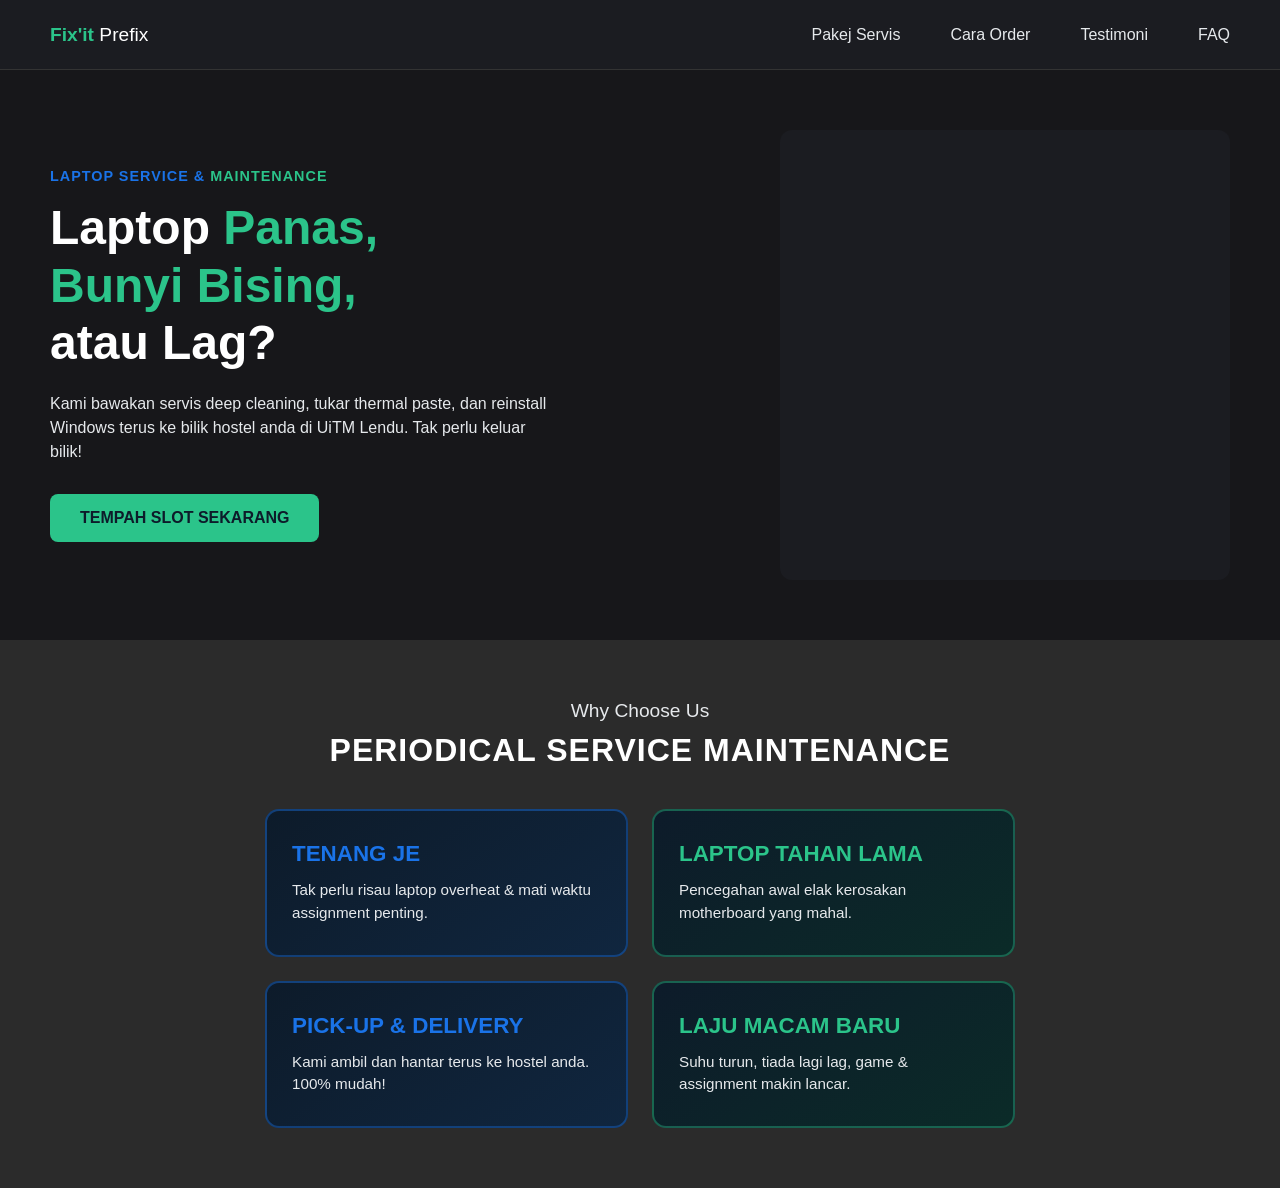
<file: index.html>
<!DOCTYPE html>
<html lang="en">
<head>
    <meta charset="UTF-8">
    <meta name="viewport" content="width=device-width, initial-scale=1.0">
    <title>Fix'it Prefix - Laptop Service</title>
    <link rel="stylesheet" href="css/style.css?v=5">
</head>
<body>

    <!-- Header section -->
    <header>
        <a href="index.html" class="logo">
            <span class="logo-icon">Fix'it</span> Prefix
        </a>
        <nav>
            <a href="ServisOrder.html">Pakej Servis</a>
            <a href="ServisOrder.html">Cara Order</a>
            <a href="TestimoniFAQ.html">Testimoni</a>
            <a href="TestimoniFAQ.html">FAQ</a>
        </nav>
    </header>

    <!-- Main Hero section -->
    <section class="hero">
        <div class="hero-content">
            <p class="subtitle"><span class="blue-text">LAPTOP SERVICE &amp;</span> <span class="green-text">MAINTENANCE</span></p>
            <h1>Laptop <span class="green-text">Panas,<br>Bunyi Bising,</span><br>atau Lag?</h1>
            <p class="description">Kami bawakan servis deep cleaning, tukar thermal paste, dan reinstall Windows terus ke bilik hostel anda di UiTM Lendu. Tak perlu keluar bilik!</p>
            
            <button id="hero-whatsapp-btn" class="btn-main">TEMPAH SLOT SEKARANG</button>
        </div>
        
        <!-- Video Container (Replaced img tag) -->
        <div class="hero-image-box">
            <video autoplay loop muted playsinline class="hero-video">
                <source src="img\video cleaning.mp4" type="video/mp4">
                Your browser does not support the video tag.
            </video>
        </div>
    </section>

    <!-- Why Choose Us / Features section -->
    <section class="features" id="features">
        <div class="features-header">
            <h4>Why Choose Us</h4>
            <h2>PERIODICAL SERVICE MAINTENANCE</h2>
        </div>
        
        <div class="grid-container">
            <!-- Box 1 -->
            <div class="grid-box card-blue">
                <h3>TENANG JE</h3>
                <p>Tak perlu risau laptop overheat &amp; mati waktu assignment penting.</p>
            </div>

            <!-- Box 2 -->
            <div class="grid-box card-green">
                <h3>LAPTOP TAHAN LAMA</h3>
                <p>Pencegahan awal elak kerosakan motherboard yang mahal.</p>
            </div>

            <!-- Box 3 -->
            <div class="grid-box card-blue">
                <h3>PICK-UP &amp; DELIVERY</h3>
                <p>Kami ambil dan hantar terus ke hostel anda. 100% mudah!</p>
            </div>

            <!-- Box 4 -->
            <div class="grid-box card-green">
                <h3>LAJU MACAM BARU</h3>
                <p>Suhu turun, tiada lagi lag, game &amp; assignment makin lancar.</p>
            </div>
        </div>
    </section>

    <!-- Linked JS file located inside the js folder -->
    <script src="js/index.js"></script>
</body>
</html>
</file>
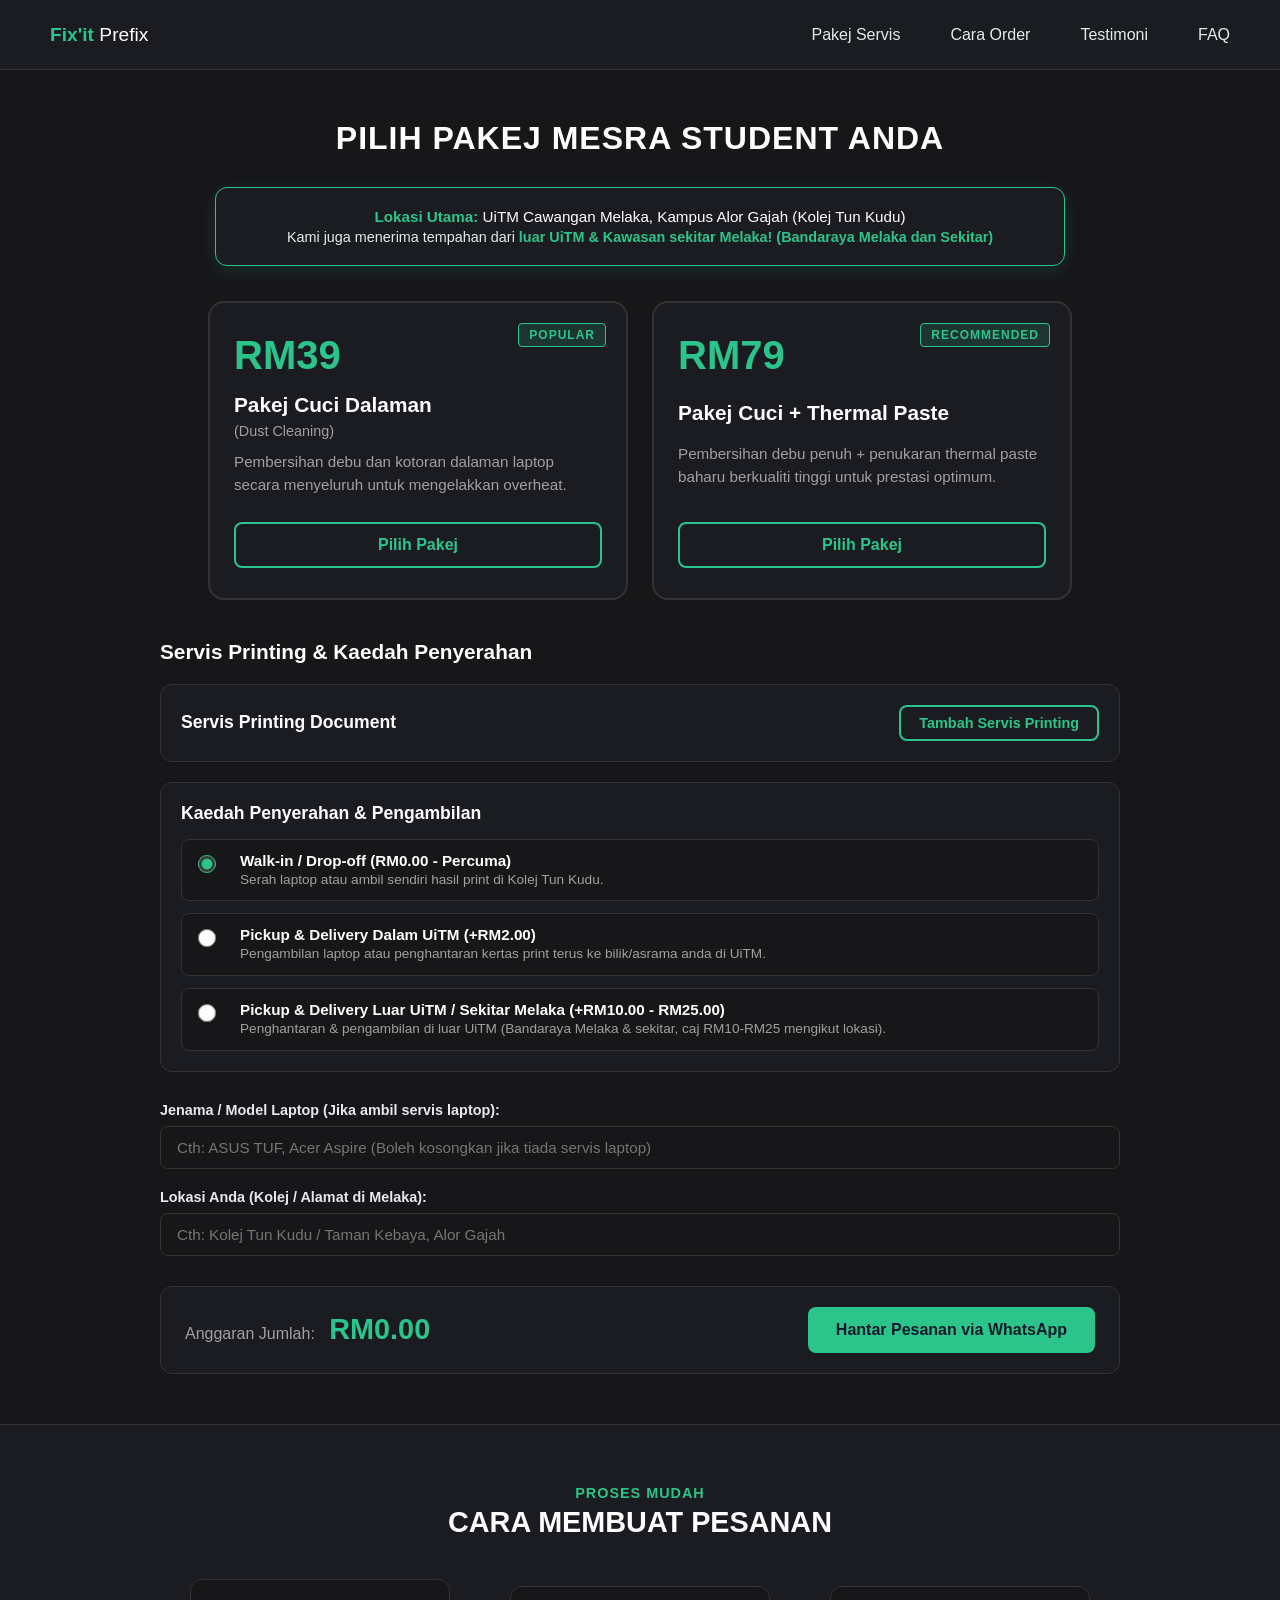
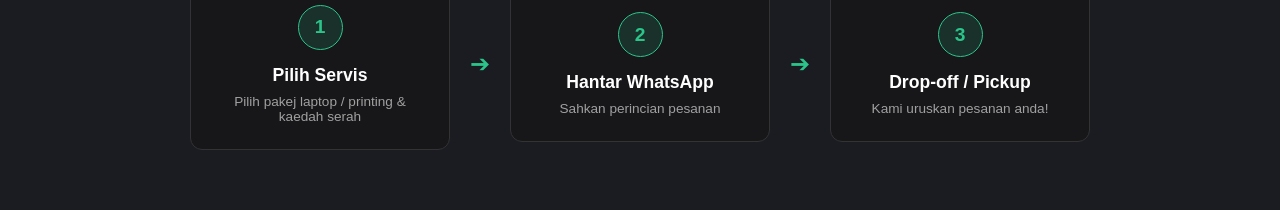
<file: ServisOrder.html>
<!DOCTYPE html>
<html lang="ms">
<head>
    <meta charset="UTF-8">
    <meta name="viewport" content="width=device-width, initial-scale=1.0">
    <title>Fix'it Prefix - Tempah Servis</title>
    <link rel="stylesheet" href="css/style2.css?v=7">
</head>
<body>

    <!-- HEADER -->
    <header>
        <a href="index.html" class="logo-link">
            <span class="logo-icon">Fix'it</span> Prefix
        </a>
        <nav>
            <a href="ServisOrder.html">Pakej Servis</a>
            <a href="ServisOrder.html">Cara Order</a>
            <a href="TestimoniFAQ.html">Testimoni</a>
            <a href="TestimoniFAQ.html">FAQ</a>
        </nav>
    </header>

    <!-- PAKEJ SERVIS -->
    <section id="pakej-servis" class="package-section">
        <h1 class="main-title">PILIH PAKEJ MESRA STUDENT ANDA</h1>

        <!-- BANNER LOKASI & LIPUTAN SERVIS -->
        <div class="location-banner">
            <p><strong>Lokasi Utama:</strong> UiTM Cawangan Melaka, Kampus Alor Gajah (Kolej Tun Kudu)</p>
            <p class="coverage-note">Kami juga menerima tempahan dari <strong>luar UiTM &amp; Kawasan sekitar Melaka! (Bandaraya Melaka dan Sekitar)</strong></p>
        </div>

        <!-- CONTAINER 2 PAKEJ UTAMA LAPTOP -->
        <div class="packages-container">
            <!-- Pakej 1 -->
            <div class="package-card" id="pkg-cuci">
                <div class="badge badge-green">POPULAR</div>
                <div class="price price-green">RM39</div>
                <h3 class="package-name">Pakej Cuci Dalaman<br><small>(Dust Cleaning)</small></h3>
                <p class="package-desc">Pembersihan debu dan kotoran dalaman laptop secara menyeluruh untuk mengelakkan overheat.</p>
                <button class="btn-pilih">Pilih Pakej</button>
            </div>

            <!-- Pakej 2 -->
            <div class="package-card" id="pkg-paste">
                <div class="badge badge-green">RECOMMENDED</div>
                <div class="price price-green">RM79</div>
                <h3 class="package-name">Pakej Cuci + Thermal Paste</h3>
                <p class="package-desc">Pembersihan debu penuh + penukaran thermal paste baharu berkualiti tinggi untuk prestasi optimum.</p>
                <button class="btn-pilih">Pilih Pakej</button>
            </div>
        </div>

        <!-- OPSI TAMBAHAN & SERVIS PRINTING -->
        <div class="extra-services-container">
            <h2 class="sub-title">Servis Printing &amp; Kaedah Penyerahan</h2>

            <!-- CARD SERVIS PRINTING -->
            <div class="extra-card" id="printingCard">
                <div class="printing-card-header">
                    <h3>Servis Printing Document</h3>
                    <button type="button" class="btn-pilih-print" id="btnTogglePrinting">Tambah Servis Printing</button>
                </div>
                
                <div class="printing-inputs-wrapper" id="printingInputsWrapper" style="display: none; margin-top: 15px;">
                    <div class="printing-inputs">
                        <div class="dropdown-group">
                            <label for="printType">Jenis Cetakan:</label>
                            <select id="printType" class="custom-select">
                                <option value="hp_single" data-price="0.30">Hitam Putih - 1 Sisi (RM0.30/helai)</option>
                                <option value="hp_double" data-price="0.50">Hitam Putih - Bolak-Balik (RM0.50/helai)</option>
                                <option value="color_single" data-price="0.50">Warna - 1 Sisi (RM0.50/helai)</option>
                                <option value="color_double" data-price="1.00">Warna - Bolak-Balik (RM1.00/helai)</option>
                            </select>
                        </div>

                        <div class="dropdown-group">
                            <label for="printPages">Jumlah Muka Surat / Helai:</label>
                            <input type="number" id="printPages" class="custom-input" min="1" value="1" placeholder="Masukkan jumlah">
                        </div>
                    </div>
                </div>
            </div>

            <!-- KAEDAH PENYERAHAN & PENGAMBILAN (CHECKLIST OPTION) -->
            <div class="extra-card">
                <h3>Kaedah Penyerahan &amp; Pengambilan</h3>
                <div class="delivery-checklist-container">
                    <label class="checklist-item">
                        <input type="radio" name="deliveryOption" value="walkin" checked>
                        <span class="radio-mark"></span>
                        <div class="item-text">
                            <strong>Walk-in / Drop-off (RM0.00 - Percuma)</strong>
                            <p>Serah laptop atau ambil sendiri hasil print di Kolej Tun Kudu.</p>
                        </div>
                    </label>

                    <label class="checklist-item">
                        <input type="radio" name="deliveryOption" value="pickup">
                        <span class="radio-mark"></span>
                        <div class="item-text">
                            <strong>Pickup &amp; Delivery Dalam UiTM (+RM2.00)</strong>
                            <p>Pengambilan laptop atau penghantaran kertas print terus ke bilik/asrama anda di UiTM.</p>
                        </div>
                    </label>

                    <label class="checklist-item">
                        <input type="radio" name="deliveryOption" value="pickup_luar">
                        <span class="radio-mark"></span>
                        <div class="item-text">
                            <strong>Pickup &amp; Delivery Luar UiTM / Sekitar Melaka (+RM10.00 - RM25.00)</strong>
                            <p>Penghantaran &amp; pengambilan di luar UiTM (Bandaraya Melaka &amp; sekitar, caj RM10-RM25 mengikut lokasi).</p>
                        </div>
                    </label>
                </div>
            </div>
        </div>

        <!-- DROPDOWNS DETAIL LAPTOP & LOKASI -->
        <div class="dropdowns-container">
            <div class="dropdown-group">
                <label for="laptopBrand">Jenama / Model Laptop (Jika ambil servis laptop):</label>
                <input type="text" id="laptopBrand" class="custom-input" placeholder="Cth: ASUS TUF, Acer Aspire (Boleh kosongkan jika tiada servis laptop)">
            </div>

            <div class="dropdown-group">
                <label for="userLocation">Lokasi Anda (Kolej / Alamat di Melaka):</label>
                <input type="text" id="userLocation" class="custom-input" placeholder="Cth: Kolej Tun Kudu / Taman Kebaya, Alor Gajah">
            </div>
        </div>

        <!-- TOTAL HARGA & BUTTON SEND -->
        <div class="send-order-container">
            <div class="total-box">
                <span>Anggaran Jumlah: </span>
                <strong id="totalPriceDisplay">RM0.00</strong>
            </div>
            <button class="btn-send-order" id="send-order-btn">Hantar Pesanan via WhatsApp</button>
        </div>
    </section>

    <!-- CARA ORDER -->
    <section id="cara-order" class="order-section">
        <div class="order-header">
            <h4>PROSES MUDAH</h4>
            <h2>CARA MEMBUAT PESANAN</h2>
        </div>
        <div class="steps-container">
            <div class="step-card">
                <div class="icon-box">1</div>
                <h3>Pilih Servis</h3>
                <p>Pilih pakej laptop / printing &amp; kaedah serah</p>
            </div>
            <div class="arrow">➔</div>
            <div class="step-card">
                <div class="icon-box">2</div>
                <h3>Hantar WhatsApp</h3>
                <p>Sahkan perincian pesanan</p>
            </div>
            <div class="arrow">➔</div>
            <div class="step-card">
                <div class="icon-box">3</div>
                <h3>Drop-off / Pickup</h3>
                <p>Kami uruskan pesanan anda!</p>
            </div>
        </div>
    </section>

    <script src="js/index.js"></script>
</body>
</html>
</file>
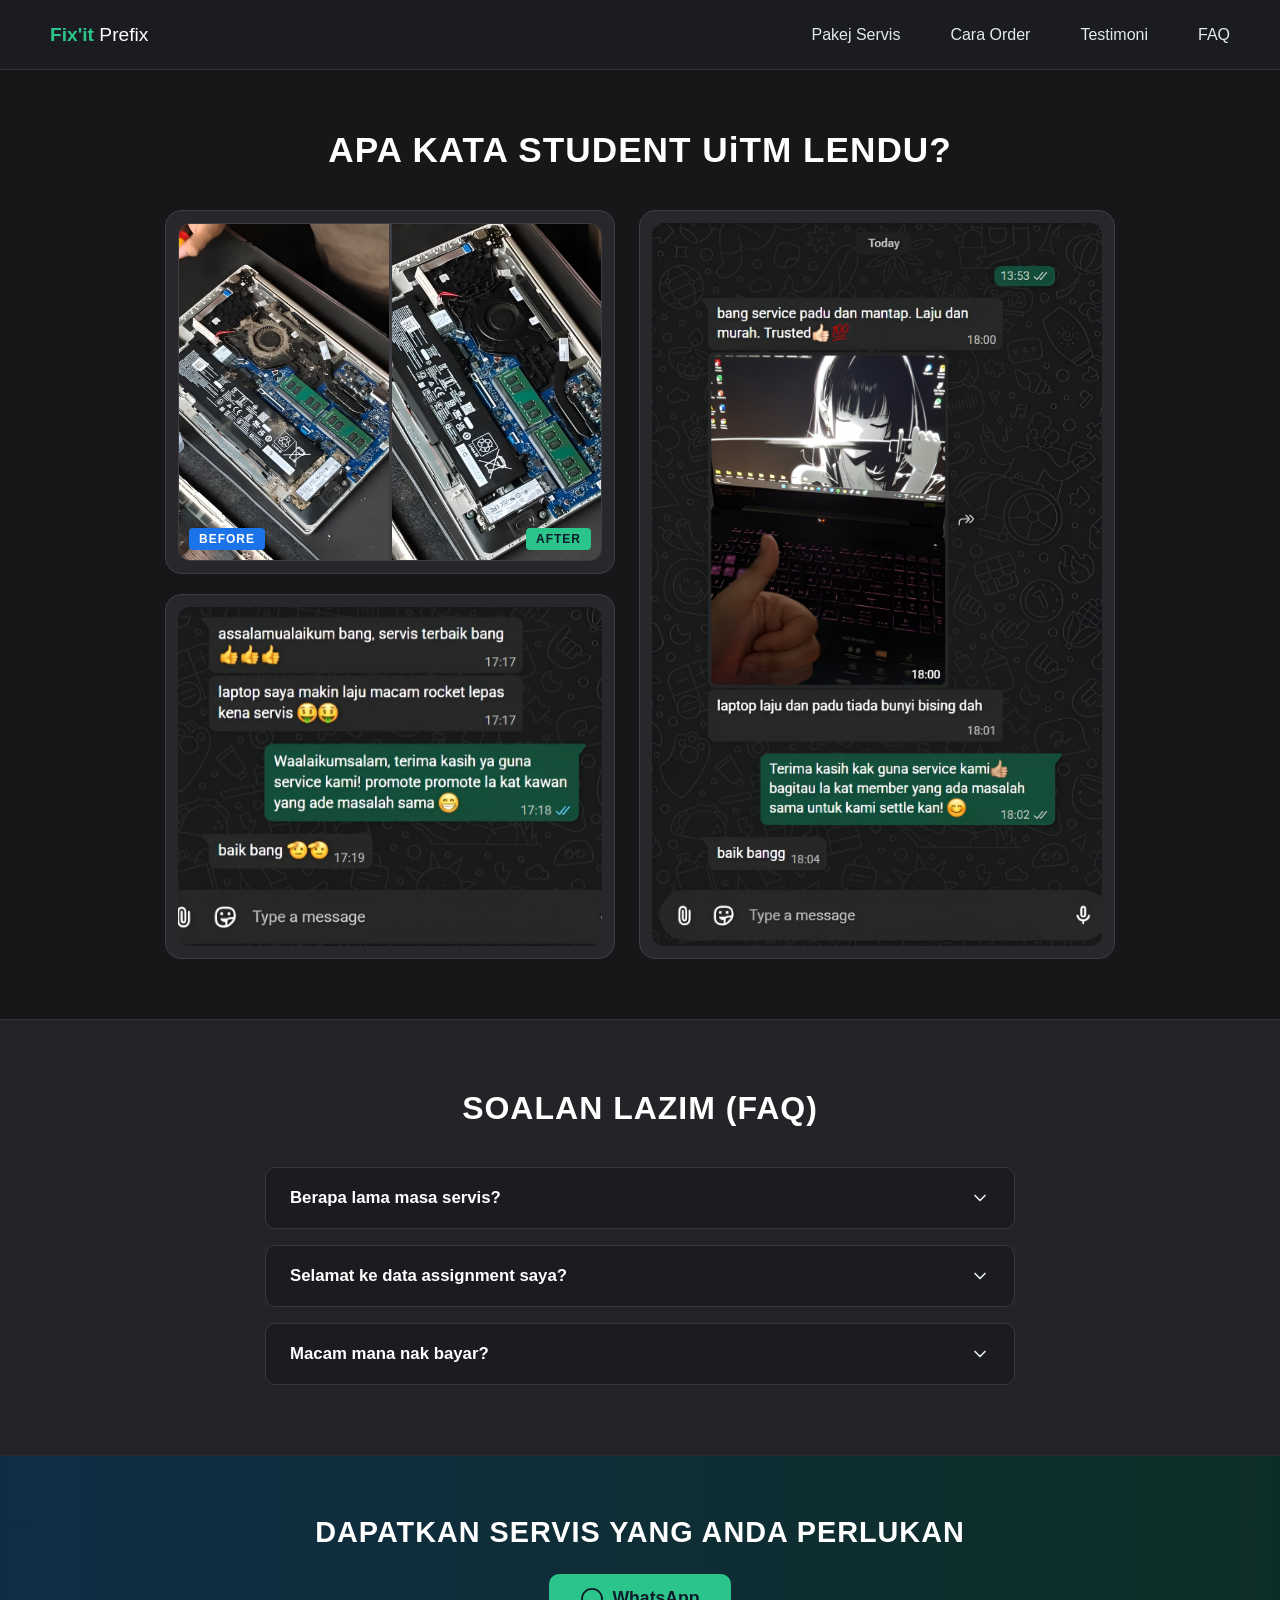
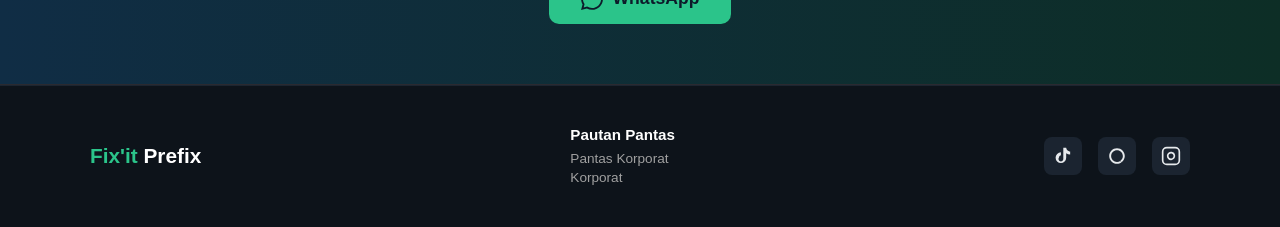
<file: testimoniFAQ.html>
<!DOCTYPE html>
<html lang="en">
<head>
    <meta charset="UTF-8">
    <meta name="viewport" content="width=device-width, initial-scale=1.0">
    <title>Testimoni &amp; FAQ - Fix'it Prefix</title>
    <link rel="stylesheet" href="css/style3.css?v=9">
</head>
<body>

    <!-- Header Section -->
    <header>
        <a href="index.html" class="logo-link">
            <span class="logo-icon">Fix'it</span> Prefix
        </a>
        <nav>
            <a href="ServisOrder.html">Pakej Servis</a>
            <a href="ServisOrder.html">Cara Order</a>
            <a href="TestimoniFAQ.html">Testimoni</a>
            <a href="TestimoniFAQ.html">FAQ</a>
        </nav>
    </header>

    <!-- SECTION 1: TESTIMONI -->
    <section id="testimoni" class="testimoni-section">
        <h1 class="main-title">APA KATA STUDENT UiTM LENDU?</h1>

        <div class="feedback-layout">
            
            <!-- LEFT COLUMN: 2 NORMAL HEIGHT BOXES -->
            <div class="normal-boxes-column">
                <!-- Normal Box 1: BEFORE & AFTER (BOX SHAPED WITH GREY DIVIDER BAR) -->
                <div class="feedback-box normal-box">
                    <div class="before-after-wrapper">
                        <!-- Left Side: BEFORE -->
                        <div class="split-side">
                            <img src="img\beforeEnhancer.jpeg" alt="Before Service" class="placeholder-img">
                            <span class="side-badge tag-before">BEFORE</span>
                        </div>

                        <!-- Grey Divider Bar in the Middle (Matches Card Border) -->
                        <div class="middle-divider-bar"></div>

                        <!-- Right Side: AFTER -->
                        <div class="split-side">
                            <img src="img\exhance.jpeg" alt="After Service" class="placeholder-img">
                            <span class="side-badge tag-after">AFTER</span>
                        </div>
                    </div>
                </div>

                <!-- Normal Box 2: EMPTY STANDARD BOX -->
                <div class="feedback-box normal-box">
                    <div class="img-wrapper">
                        <img src="img\feedback 1Enhancer.jpeg" alt="Testimoni Pelanggan 1" class="placeholder-img">
                    </div>
                </div>
            </div>

            <!-- RIGHT COLUMN: 1 TALL PORTRAIT EMPTY BOX -->
            <div class="feedback-box portrait-box">
                <div class="img-wrapper">
                    <img src="img\feedback 2Enhancer.jpeg" alt="Testimoni Pelanggan 2" class="placeholder-img">
                </div>
            </div>

        </div>
    </section>

    <!-- SECTION 2: SOALAN LAZIM (FAQ) -->
    <section id="faq" class="faq-section">
        <h2 class="faq-title">SOALAN LAZIM (FAQ)</h2>

        <div class="faq-container">
            <!-- FAQ 1 -->
            <div class="faq-item">
                <button class="faq-question">
                    <span>Berapa lama masa servis?</span>
                    <svg class="chevron-icon" width="20" height="20" viewBox="0 0 24 24" fill="none" stroke="#E6E9EC" stroke-width="2" stroke-linecap="round" stroke-linejoin="round">
                        <polyline points="6 9 12 15 18 9"></polyline>
                    </svg>
                </button>
                <div class="faq-answer">
                    <p>Proses servis biasanya mengambil masa 24 hingga 48 jam sahaja bergantung pada jenis pakej dan giliran slot.</p>
                </div>
            </div>

            <!-- FAQ 2 -->
            <div class="faq-item">
                <button class="faq-question">
                    <span>Selamat ke data assignment saya?</span>
                    <svg class="chevron-icon" width="20" height="20" viewBox="0 0 24 24" fill="none" stroke="#E6E9EC" stroke-width="2" stroke-linecap="round" stroke-linejoin="round">
                        <polyline points="6 9 12 15 18 9"></polyline>
                    </svg>
                </button>
                <div class="faq-answer">
                    <p>100% selamat! Kami menjaga privasi pelanggan dan tidak akan mengusik atau memadam sebarang data atau fail assignment peribadi anda.</p>
                </div>
            </div>

            <!-- FAQ 3 -->
            <div class="faq-item">
                <button class="faq-question">
                    <span>Macam mana nak bayar?</span>
                    <svg class="chevron-icon" width="20" height="20" viewBox="0 0 24 24" fill="none" stroke="#E6E9EC" stroke-width="2" stroke-linecap="round" stroke-linejoin="round">
                        <polyline points="6 9 12 15 18 9"></polyline>
                    </svg>
                </button>
                <div class="faq-answer">
                    <p>Pembayaran boleh dibuat secara Online Bank Transfer atau Scan QR DuitNow selepas laptop siap diservis dan dipulangkan kepada anda.</p>
                </div>
            </div>
        </div>
    </section>

    <!-- SECTION 3: CALL TO ACTION BANNER -->
    <section class="cta-banner">
        <h2>DAPATKAN SERVIS YANG ANDA PERLUKAN</h2>
        <button class="btn-whatsapp-dec">
            <svg width="22" height="22" viewBox="0 0 24 24" fill="#0D1B2A">
                <path d="M.057 24l1.687-6.163c-1.041-1.804-1.588-3.849-1.587-5.946.003-6.556 5.338-11.891 11.893-11.891 3.181.001 6.167 1.24 8.413 3.488 2.245 2.248 3.481 5.236 3.48 8.414-.003 6.557-5.338 11.892-11.893 11.892-1.99-.001-3.951-.5-5.688-1.448l-6.305 1.654zm6.597-3.807c1.676.995 3.276 1.591 5.392 1.592 5.448 0 9.886-4.434 9.889-9.885.002-5.462-4.415-9.89-9.881-9.892-5.452 0-9.887 4.434-9.889 9.884-.001 2.225.651 3.891 1.746 5.634l-.999 3.648 3.742-.981z"/>
            </svg>
            WhatsApp
        </button>
    </section>

    <!-- SECTION 4: FOOTER -->
    <footer>
        <div class="footer-container">
            <div class="footer-logo">
                <span class="logo-icon">Fix'it</span> Prefix
            </div>

            <div class="footer-links">
                <h4>Pautan Pantas</h4>
                <p>Pantas Korporat</p>
                <p>Korporat</p>
            </div>

            <div class="footer-socials">
                <a href="https://www.tiktok.com/@fixitprefix" class="social-icon">
                    <svg width="20" height="20" viewBox="0 0 24 24" fill="#E6E9EC">
                        <path d="M19.59 6.69a4.83 4.83 0 0 1-3.77-4.25V2h-3.45v13.67a2.89 2.89 0 1 1-5.2-1.74 2.89 2.89 0 0 1 2.31-2.82V7.63a6.35 6.35 0 1 0 6.34 6.34V8.7a8.27 8.27 0 0 0 4.77 1.47V6.69z"/>
                    </svg>
                </a>
                <a href="https://www.threads.com/@fixitprefix" class="social-icon">
                    <svg width="20" height="20" viewBox="0 0 24 24" fill="#E6E9EC">
                        <path d="M12 21.35c-5.16 0-9.35-4.19-9.35-9.35S6.84 2.65 12 2.65s9.35 4.19 9.35 9.35c0 3.08-1.52 5.8-3.86 7.42l-1.38-1.85c1.78-1.23 2.94-3.3 2.94-5.57 0-3.89-3.16-7.05-7.05-7.05S4.95 8.11 4.95 12s3.16 7.05 7.05 7.05c1.45 0 2.8-.44 3.92-1.2l1.38 1.85c-1.52 1.05-3.35 1.65-5.3 1.65z"/>
                    </svg>
                </a>
                <a href="https://www.instagram.com/fixitprefix" class="social-icon">
                    <svg width="20" height="20" viewBox="0 0 24 24" fill="#E6E9EC">
                        <rect x="2" y="2" width="20" height="20" rx="5" ry="5" fill="none" stroke="#E6E9EC" stroke-width="2"/>
                        <path d="M16 11.37A4 4 0 1 1 12.63 8 4 4 0 0 1 16 11.37z" fill="none" stroke="#E6E9EC" stroke-width="2"/>
                        <line x1="17.5" y1="6.5" x2="17.51" y2="6.5" stroke="#E6E9EC" stroke-width="2"/>
                    </svg>
                </a>
            </div>
        </div>
    </footer>

    <!-- JS Link -->
    <script src="js/index.js"></script>
</body>
</html>
</file>
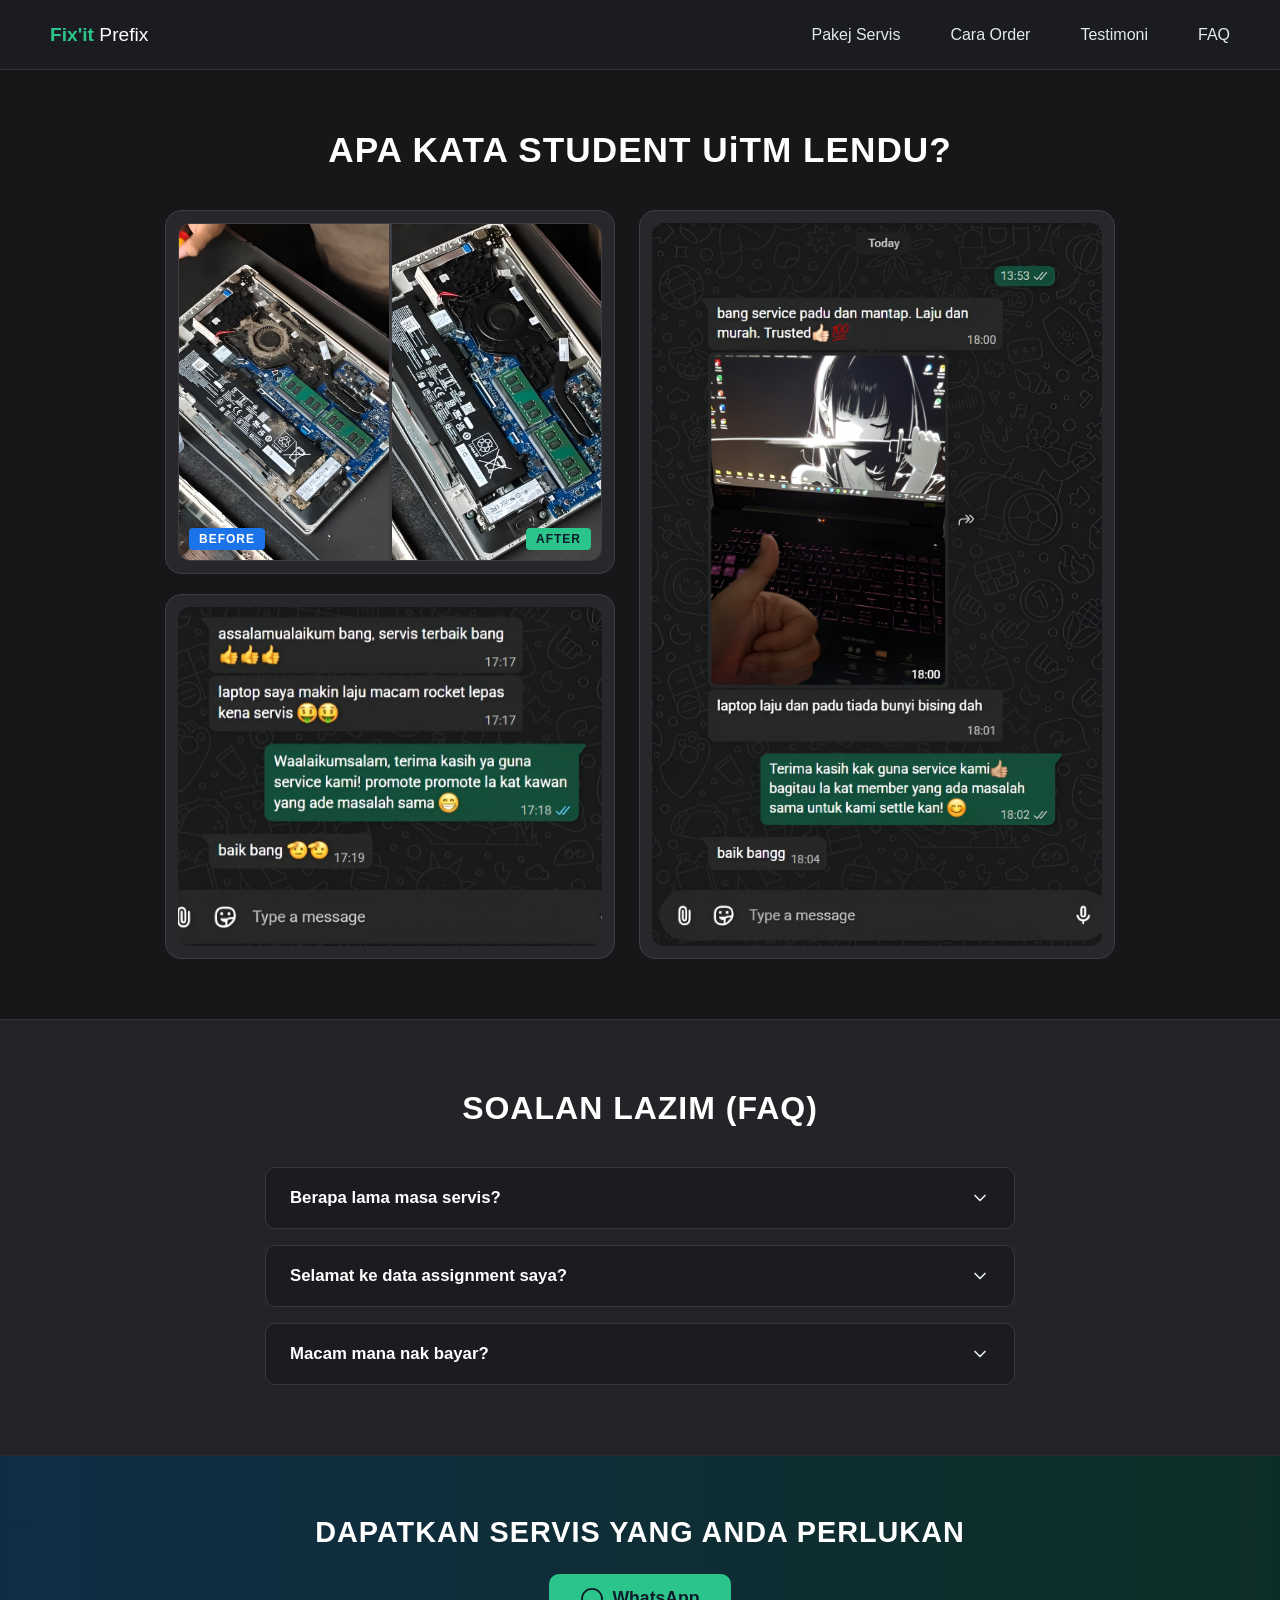
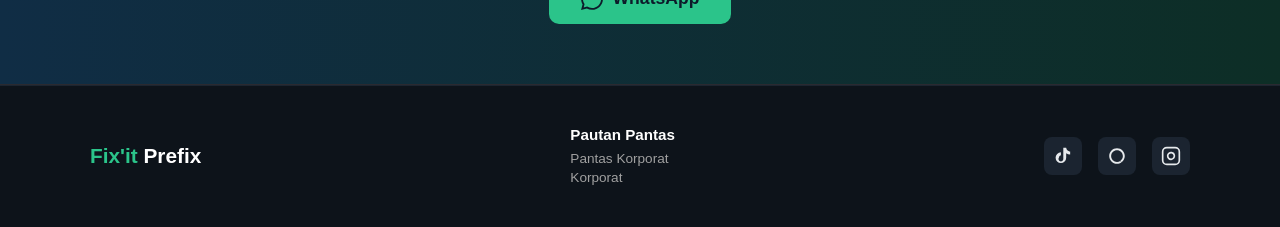
<file: TestimoniFAQ.html>
<!DOCTYPE html>
<html lang="en">
<head>
    <meta charset="UTF-8">
    <meta name="viewport" content="width=device-width, initial-scale=1.0">
    <title>Testimoni &amp; FAQ - Fix'it Prefix</title>
    <link rel="stylesheet" href="css/style3.css?v=9">
</head>
<body>

    <!-- Header Section -->
    <header>
        <a href="index.html" class="logo-link">
            <span class="logo-icon">Fix'it</span> Prefix
        </a>
        <nav>
            <a href="ServisOrder.html">Pakej Servis</a>
            <a href="ServisOrder.html">Cara Order</a>
            <a href="TestimoniFAQ.html">Testimoni</a>
            <a href="TestimoniFAQ.html">FAQ</a>
        </nav>
    </header>

    <!-- SECTION 1: TESTIMONI -->
    <section id="testimoni" class="testimoni-section">
        <h1 class="main-title">APA KATA STUDENT UiTM LENDU?</h1>

        <div class="feedback-layout">
            
            <!-- LEFT COLUMN: 2 NORMAL HEIGHT BOXES -->
            <div class="normal-boxes-column">
                <!-- Normal Box 1: BEFORE & AFTER (BOX SHAPED WITH GREY DIVIDER BAR) -->
                <div class="feedback-box normal-box">
                    <div class="before-after-wrapper">
                        <!-- Left Side: BEFORE -->
                        <div class="split-side">
                            <img src="img\beforeEnhancer.jpeg" alt="Before Service" class="placeholder-img">
                            <span class="side-badge tag-before">BEFORE</span>
                        </div>

                        <!-- Grey Divider Bar in the Middle (Matches Card Border) -->
                        <div class="middle-divider-bar"></div>

                        <!-- Right Side: AFTER -->
                        <div class="split-side">
                            <img src="img\exhance.jpeg" alt="After Service" class="placeholder-img">
                            <span class="side-badge tag-after">AFTER</span>
                        </div>
                    </div>
                </div>

                <!-- Normal Box 2: EMPTY STANDARD BOX -->
                <div class="feedback-box normal-box">
                    <div class="img-wrapper">
                        <img src="img\feedback 1Enhancer.jpeg" alt="Testimoni Pelanggan 1" class="placeholder-img">
                    </div>
                </div>
            </div>

            <!-- RIGHT COLUMN: 1 TALL PORTRAIT EMPTY BOX -->
            <div class="feedback-box portrait-box">
                <div class="img-wrapper">
                    <img src="img\feedback 2Enhancer.jpeg" alt="Testimoni Pelanggan 2" class="placeholder-img">
                </div>
            </div>

        </div>
    </section>

    <!-- SECTION 2: SOALAN LAZIM (FAQ) -->
    <section id="faq" class="faq-section">
        <h2 class="faq-title">SOALAN LAZIM (FAQ)</h2>

        <div class="faq-container">
            <!-- FAQ 1 -->
            <div class="faq-item">
                <button class="faq-question">
                    <span>Berapa lama masa servis?</span>
                    <svg class="chevron-icon" width="20" height="20" viewBox="0 0 24 24" fill="none" stroke="#E6E9EC" stroke-width="2" stroke-linecap="round" stroke-linejoin="round">
                        <polyline points="6 9 12 15 18 9"></polyline>
                    </svg>
                </button>
                <div class="faq-answer">
                    <p>Proses servis biasanya mengambil masa 24 hingga 48 jam sahaja bergantung pada jenis pakej dan giliran slot.</p>
                </div>
            </div>

            <!-- FAQ 2 -->
            <div class="faq-item">
                <button class="faq-question">
                    <span>Selamat ke data assignment saya?</span>
                    <svg class="chevron-icon" width="20" height="20" viewBox="0 0 24 24" fill="none" stroke="#E6E9EC" stroke-width="2" stroke-linecap="round" stroke-linejoin="round">
                        <polyline points="6 9 12 15 18 9"></polyline>
                    </svg>
                </button>
                <div class="faq-answer">
                    <p>100% selamat! Kami menjaga privasi pelanggan dan tidak akan mengusik atau memadam sebarang data atau fail assignment peribadi anda.</p>
                </div>
            </div>

            <!-- FAQ 3 -->
            <div class="faq-item">
                <button class="faq-question">
                    <span>Macam mana nak bayar?</span>
                    <svg class="chevron-icon" width="20" height="20" viewBox="0 0 24 24" fill="none" stroke="#E6E9EC" stroke-width="2" stroke-linecap="round" stroke-linejoin="round">
                        <polyline points="6 9 12 15 18 9"></polyline>
                    </svg>
                </button>
                <div class="faq-answer">
                    <p>Pembayaran boleh dibuat secara Online Bank Transfer atau Scan QR DuitNow selepas laptop siap diservis dan dipulangkan kepada anda.</p>
                </div>
            </div>
        </div>
    </section>

    <!-- SECTION 3: CALL TO ACTION BANNER -->
    <section class="cta-banner">
        <h2>DAPATKAN SERVIS YANG ANDA PERLUKAN</h2>
        <button class="btn-whatsapp-dec">
            <svg width="22" height="22" viewBox="0 0 24 24" fill="#0D1B2A">
                <path d="M.057 24l1.687-6.163c-1.041-1.804-1.588-3.849-1.587-5.946.003-6.556 5.338-11.891 11.893-11.891 3.181.001 6.167 1.24 8.413 3.488 2.245 2.248 3.481 5.236 3.48 8.414-.003 6.557-5.338 11.892-11.893 11.892-1.99-.001-3.951-.5-5.688-1.448l-6.305 1.654zm6.597-3.807c1.676.995 3.276 1.591 5.392 1.592 5.448 0 9.886-4.434 9.889-9.885.002-5.462-4.415-9.89-9.881-9.892-5.452 0-9.887 4.434-9.889 9.884-.001 2.225.651 3.891 1.746 5.634l-.999 3.648 3.742-.981z"/>
            </svg>
            WhatsApp
        </button>
    </section>

    <!-- SECTION 4: FOOTER -->
    <footer>
        <div class="footer-container">
            <div class="footer-logo">
                <span class="logo-icon">Fix'it</span> Prefix
            </div>

            <div class="footer-links">
                <h4>Pautan Pantas</h4>
                <p>Pantas Korporat</p>
                <p>Korporat</p>
            </div>

            <div class="footer-socials">
                <a href="https://www.tiktok.com/@fixitprefix" class="social-icon">
                    <svg width="20" height="20" viewBox="0 0 24 24" fill="#E6E9EC">
                        <path d="M19.59 6.69a4.83 4.83 0 0 1-3.77-4.25V2h-3.45v13.67a2.89 2.89 0 1 1-5.2-1.74 2.89 2.89 0 0 1 2.31-2.82V7.63a6.35 6.35 0 1 0 6.34 6.34V8.7a8.27 8.27 0 0 0 4.77 1.47V6.69z"/>
                    </svg>
                </a>
                <a href="https://www.threads.com/@fixitprefix" class="social-icon">
                    <svg width="20" height="20" viewBox="0 0 24 24" fill="#E6E9EC">
                        <path d="M12 21.35c-5.16 0-9.35-4.19-9.35-9.35S6.84 2.65 12 2.65s9.35 4.19 9.35 9.35c0 3.08-1.52 5.8-3.86 7.42l-1.38-1.85c1.78-1.23 2.94-3.3 2.94-5.57 0-3.89-3.16-7.05-7.05-7.05S4.95 8.11 4.95 12s3.16 7.05 7.05 7.05c1.45 0 2.8-.44 3.92-1.2l1.38 1.85c-1.52 1.05-3.35 1.65-5.3 1.65z"/>
                    </svg>
                </a>
                <a href="https://www.instagram.com/fixitprefix" class="social-icon">
                    <svg width="20" height="20" viewBox="0 0 24 24" fill="#E6E9EC">
                        <rect x="2" y="2" width="20" height="20" rx="5" ry="5" fill="none" stroke="#E6E9EC" stroke-width="2"/>
                        <path d="M16 11.37A4 4 0 1 1 12.63 8 4 4 0 0 1 16 11.37z" fill="none" stroke="#E6E9EC" stroke-width="2"/>
                        <line x1="17.5" y1="6.5" x2="17.51" y2="6.5" stroke="#E6E9EC" stroke-width="2"/>
                    </svg>
                </a>
            </div>
        </div>
    </footer>

    <!-- JS Link -->
    <script src="js/index.js"></script>
</body>
</html>
</file>
<file: css/style.css>
/* Basic Reset */
* {
    margin: 0;
    padding: 0;
    box-sizing: border-box;
    font-family: Arial, sans-serif;
}

body {
    background-color: #17171a;
    color: #E6E9EC;
}

html {
    scroll-behavior: smooth;
}

#features {
    scroll-margin-top: 120px;
}

/* --- HEADER --- */
header {
    position: sticky;
    top: 0;
    z-index: 1000;
    display: flex;
    justify-content: space-between;
    align-items: center;
    height: 70px;
    padding: 20px 50px;
    background-color: #1b1c21;
    border-bottom: 1px solid #333333;
}

.logo {
    font-size: 1.2rem;
    font-weight: 500;
    color: #ffffff;
    text-decoration: none;
}

.logo-icon {
    color: #2BC48A;
    font-weight: bold;
}

header nav {
    display: flex;
    gap: 50px;
}

header nav a {
    color: #E6E9EC;
    text-decoration: none;
    font-size: 16px;
    transition: color 0.2s ease, transform 0.2s ease;
    white-space: nowrap;
    display: inline-block;
}

header nav a:hover {
    color: #2BC48A;
    transform: scale(0.95);
}

/* --- HERO SECTION --- */
.hero {
    display: flex;
    justify-content: space-between;
    align-items: center;
    padding: 60px 50px;
    gap: 40px;
}

.hero-content {
    flex: 1;
    max-width: 500px;
}

.subtitle {
    font-size: 0.9rem;
    font-weight: bold;
    margin-bottom: 15px;
    letter-spacing: 1px;
}

.blue-text {
    color: #1A73E8;
}

.green-text {
    color: #2BC48A;
}

.hero-content h1 {
    font-size: 3rem;
    line-height: 1.2;
    margin-bottom: 20px;
    color: #ffffff;
}

.description {
    color: #E6E9EC;
    line-height: 1.5;
    margin-bottom: 30px;
}

.btn-main {
    background-color: #2BC48A;
    color: #0D1B2A;
    border: none;
    padding: 15px 30px;
    border-radius: 8px;
    font-weight: bold;
    font-size: 1rem;
    cursor: pointer;
    transition: transform 0.2s ease, box-shadow 0.2s ease;
}

.btn-main:hover {
    transform: translateY(-3px);
    box-shadow: 0 8px 20px rgba(43, 196, 138, 0.4);
}

/* --- HERO VIDEO CONTAINER --- */
.hero-image-box {
    flex: 1;
    width: 100%;
    max-width: 450px;
    height: 450px;
    background-color: #1b1c21;
    border-radius: 12px;
    overflow: hidden;
    display: flex;
    justify-content: center;
    align-items: center;
}

.hero-image-box video,
.hero-video {
    width: 100%;
    height: 100%;
    object-fit: cover;
    border-radius: 12px;
    display: block;
}

/* --- FEATURES SECTION --- */
.features {
    background-color: #2b2b2b;
    padding: 60px 50px;
    text-align: center;
}

.features-header h4 {
    font-weight: normal;
    font-size: 1.2rem;
    margin-bottom: 10px;
    color: #E6E9EC;
}

.features-header h2 {
    font-size: 2rem;
    margin-bottom: 40px;
    color: #ffffff;
    letter-spacing: 1px;
}

.grid-container {
    display: flex;
    flex-wrap: wrap;
    gap: 24px;
    max-width: 750px;
    margin: 0 auto;
}

.grid-box {
    width: calc(50% - 12px);
    padding: 30px 25px;
    border-radius: 14px;
    text-align: left;
    display: flex;
    flex-direction: column;
    justify-content: center;
    background-color: #0D1B2A;
    border: 2px solid transparent;
    cursor: pointer;
    transition: transform 0.3s ease, box-shadow 0.3s ease, border-color 0.3s ease;
}

.grid-box h3 {
    font-size: 1.4rem;
    font-weight: 800;
    margin-bottom: 12px;
}

.grid-box p {
    font-size: 0.95rem;
    line-height: 1.5;
    color: #E6E9EC;
}

.card-blue {
    background: linear-gradient(145deg, #0D1B2A, #10263f);
    border-color: rgba(26, 115, 232, 0.4);
}

.card-blue h3 {
    color: #1A73E8;
}

.card-green {
    background: linear-gradient(145deg, #0D1B2A, #0b2b28);
    border-color: rgba(43, 196, 138, 0.4);
}

.card-green h3 {
    color: #2BC48A;
}

.card-blue:hover {
    transform: translateY(-8px) scale(1.02);
    border-color: #1A73E8;
    box-shadow: 0 12px 25px rgba(26, 115, 232, 0.35);
}

.card-green:hover {
    transform: translateY(-8px) scale(1.02);
    border-color: #2BC48A;
    box-shadow: 0 12px 25px rgba(43, 196, 138, 0.35);
}

/* --- MOBILE RESPONSIVE FIXES --- */
@media (max-width: 768px) {
    header {
        flex-wrap: wrap;
        height: auto;
        padding: 15px 20px;
        gap: 12px;
    }

    header nav {
        order: 3;
        width: 100%;
        justify-content: space-around;
        gap: 10px;
        padding-top: 10px;
        border-top: 1px solid #2a2b30;
    }

    header nav a {
        font-size: 0.85rem;
    }

    .hero {
        flex-direction: column;
        padding: 40px 20px;
        text-align: center;
    }

    .hero-content {
        max-width: 100%;
    }

    .hero-content h1 {
        font-size: 2.2rem;
    }

    .hero-image-box {
        max-width: 100%;
        height: 300px;
    }

    .features {
        padding: 40px 20px;
    }

    .grid-box {
        width: 100%;
    }
}
</file>
<file: css/style2.css>
/* Basic Reset */
* {
    margin: 0;
    padding: 0;
    box-sizing: border-box;
    font-family: Arial, sans-serif;
}

body {
    background-color: #17171a;
    color: #E6E9EC;
}

html {
    scroll-behavior: smooth;
}

#pakej-servis,
#cara-order {
    scroll-margin-top: 100px;
}

/* --- HEADER --- */
header {
    position: sticky;
    top: 0;
    z-index: 1000;
    display: flex;
    justify-content: space-between;
    align-items: center;
    height: 70px;
    padding: 20px 50px;
    background-color: #1b1c21;
    border-bottom: 1px solid #333333;
}

.logo-link {
    text-decoration: none;
    font-size: 1.2rem;
    font-weight: 500;
    color: #ffffff;
}

.logo-icon {
    color: #2BC48A;
    font-weight: bold;
}

header nav {
    display: flex;
    gap: 50px;
}

header nav a {
    color: #E6E9EC;
    text-decoration: none;
    font-size: 16px;
    transition: color 0.2s ease, transform 0.2s ease;
    white-space: nowrap;
    display: inline-block;
}

header nav a:hover {
    color: #2BC48A;
    transform: scale(0.95);
}

.btn-whatsapp {
    background-color: #1A73E8;
    color: #ffffff;
    border: none;
    padding: 10px 20px;
    border-radius: 6px;
    font-weight: bold;
    cursor: pointer;
    transition: transform 0.2s ease, background-color 0.2s ease;
}

.btn-whatsapp:hover {
    background-color: #1557b0;
    transform: translateY(-2px);
}

/* --- PACKAGE SECTION --- */
.package-section {
    padding: 50px 20px;
    max-width: 1000px;
    margin: 0 auto;
}

.main-title {
    font-size: 2rem;
    color: #ffffff;
    text-align: center;
    margin-bottom: 30px;
    letter-spacing: 1px;
}

.sub-title {
    font-size: 1.3rem;
    color: #ffffff;
    margin-bottom: 20px;
}

/* --- LOCATION & COVERAGE BANNER --- */
.location-banner {
    background-color: #1b1c21;
    border: 1px solid #2BC48A;
    border-radius: 12px;
    padding: 16px 24px;
    max-width: 850px;
    margin: 0 auto 35px auto;
    text-align: center;
    box-shadow: 0 4px 15px rgba(43, 196, 138, 0.15);
}

.location-banner p {
    font-size: 0.95rem;
    color: #ffffff;
    margin: 4px 0;
}

.location-banner strong {
    color: #2BC48A;
}

.location-banner .coverage-note {
    color: #E6E9EC;
    font-size: 0.9rem;
}

/* --- PACKAGES CONTAINER & CARDS --- */
.packages-container {
    display: flex;
    gap: 24px;
    justify-content: center;
    margin-bottom: 40px;
    flex-wrap: wrap;
}

.package-card {
    flex: 1;
    min-width: 280px;
    max-width: 420px;
    background-color: #1b1c21;
    border: 2px solid #333333;
    border-radius: 16px;
    padding: 30px 24px;
    position: relative;
    display: flex;
    flex-direction: column;
    justify-content: space-between;
    transition: transform 0.3s ease, border-color 0.3s ease, box-shadow 0.3s ease;
}

.package-card:hover {
    transform: translateY(-5px);
    border-color: #2BC48A;
}

.package-card.selected {
    border-color: #2BC48A;
    box-shadow: 0 0 20px rgba(43, 196, 138, 0.3);
    background-color: #202229;
}

.badge {
    position: absolute;
    top: 20px;
    right: 20px;
    font-size: 0.75rem;
    font-weight: 800;
    padding: 4px 10px;
    border-radius: 4px;
    letter-spacing: 1px;
}

.badge-green {
    background-color: rgba(43, 196, 138, 0.15);
    color: #2BC48A;
    border: 1px solid #2BC48A;
}

.price {
    font-size: 2.5rem;
    font-weight: bold;
    margin-bottom: 15px;
}

.price-green {
    color: #2BC48A;
}

.package-name {
    font-size: 1.3rem;
    color: #ffffff;
    margin-bottom: 10px;
}

.package-name small {
    font-size: 0.9rem;
    color: #a0a0a0;
    font-weight: normal;
}

.package-desc {
    color: #a0a0a0;
    font-size: 0.95rem;
    line-height: 1.5;
    margin-bottom: 25px;
}

.btn-pilih {
    background-color: transparent;
    border: 2px solid #2BC48A;
    color: #2BC48A;
    padding: 12px;
    border-radius: 8px;
    font-weight: bold;
    font-size: 1rem;
    cursor: pointer;
    width: 100%;
    transition: background-color 0.2s ease, color 0.2s ease;
}

.btn-pilih:hover,
.package-card.selected .btn-pilih {
    background-color: #2BC48A;
    color: #0D1B2A;
}

/* --- EXTRA SERVICES CONTAINER & CARDS --- */
.extra-services-container {
    margin-bottom: 30px;
}

.extra-card {
    background-color: #1b1c21;
    border: 1px solid #333333;
    border-radius: 12px;
    padding: 20px;
    margin-bottom: 20px;
}

.extra-card h3 {
    font-size: 1.1rem;
    color: #ffffff;
    margin-bottom: 15px;
}

/* PRINTING SEPARATE CARD & BUTTON STYLES */
.printing-card-header {
    display: flex;
    justify-content: space-between;
    align-items: center;
    flex-wrap: wrap;
    gap: 12px;
}

.printing-card-header h3 {
    margin-bottom: 0;
}

.btn-pilih-print {
    background-color: transparent;
    border: 2px solid #2BC48A;
    color: #2BC48A;
    padding: 8px 18px;
    border-radius: 8px;
    font-weight: bold;
    font-size: 0.9rem;
    cursor: pointer;
    transition: background-color 0.2s ease, color 0.2s ease;
}

.btn-pilih-print:hover,
.btn-pilih-print.active-print {
    background-color: #2BC48A;
    color: #0D1B2A;
}

.printing-inputs {
    display: flex;
    gap: 20px;
    flex-wrap: wrap;
}

/* CHECKLIST RADIOS FOR DELIVERY OPTIONS */
.delivery-checklist-container {
    display: flex;
    flex-direction: column;
    gap: 12px;
    margin-top: 10px;
}

.checklist-item {
    display: flex;
    align-items: flex-start;
    gap: 12px;
    padding: 12px 16px;
    background-color: #17171a;
    border: 1px solid #333333;
    border-radius: 8px;
    cursor: pointer;
    transition: border-color 0.2s ease, background-color 0.2s ease;
}

.checklist-item:hover {
    border-color: #2BC48A;
    background-color: #1f2026;
}

.checklist-item input[type="radio"] {
    accent-color: #2BC48A;
    width: 18px;
    height: 18px;
    margin-top: 3px;
    cursor: pointer;
}

.item-text strong {
    display: block;
    color: #ffffff;
    font-size: 0.95rem;
    margin-bottom: 2px;
}

.item-text p {
    color: #a0a0a0;
    font-size: 0.85rem;
    line-height: 1.3;
}

/* --- DROPDOWNS & INPUTS --- */
.dropdowns-container {
    display: flex;
    flex-direction: column;
    gap: 20px;
    margin-bottom: 30px;
}

.dropdown-group {
    flex: 1;
    display: flex;
    flex-direction: column;
    gap: 8px;
}

.dropdown-group label {
    color: #E6E9EC;
    font-size: 0.9rem;
    font-weight: bold;
}

.custom-select,
.custom-input {
    width: 100%;
    padding: 12px 16px;
    background-color: #17171a;
    border: 1px solid #333333;
    border-radius: 8px;
    color: #ffffff;
    font-size: 0.95rem;
    outline: none;
    transition: border-color 0.2s ease;
}

.custom-select:focus,
.custom-input:focus {
    border-color: #2BC48A;
}

/* --- TOTAL PRICE & SEND ORDER BUTTON --- */
.send-order-container {
    display: flex;
    justify-content: space-between;
    align-items: center;
    background-color: #1b1c21;
    border: 1px solid #333333;
    border-radius: 12px;
    padding: 20px 24px;
    flex-wrap: wrap;
    gap: 20px;
}

.total-box span {
    font-size: 1rem;
    color: #a0a0a0;
}

.total-box strong {
    font-size: 1.8rem;
    color: #2BC48A;
    margin-left: 10px;
}

.btn-send-order {
    background-color: #2BC48A;
    color: #0D1B2A;
    border: none;
    padding: 14px 28px;
    border-radius: 8px;
    font-size: 1rem;
    font-weight: bold;
    cursor: pointer;
    transition: transform 0.2s ease, box-shadow 0.2s ease;
}

.btn-send-order:hover {
    transform: translateY(-2px);
    box-shadow: 0 6px 20px rgba(43, 196, 138, 0.4);
}

/* --- CARA ORDER SECTION --- */
.order-section {
    background-color: #1b1c21;
    padding: 60px 20px;
    text-align: center;
    border-top: 1px solid #333333;
}

.order-header h4 {
    color: #2BC48A;
    font-size: 0.9rem;
    letter-spacing: 1px;
    margin-bottom: 5px;
}

.order-header h2 {
    color: #ffffff;
    font-size: 1.8rem;
    margin-bottom: 40px;
}

.steps-container {
    display: flex;
    justify-content: center;
    align-items: center;
    gap: 20px;
    max-width: 900px;
    margin: 0 auto;
    flex-wrap: wrap;
}

.step-card {
    background-color: #17171a;
    border: 1px solid #333333;
    border-radius: 12px;
    padding: 25px 20px;
    flex: 1;
    min-width: 200px;
    display: flex;
    flex-direction: column;
    align-items: center;
}

.icon-box {
    width: 45px;
    height: 45px;
    background-color: rgba(43, 196, 138, 0.15);
    color: #2BC48A;
    border: 1px solid #2BC48A;
    border-radius: 50%;
    display: flex;
    align-items: center;
    justify-content: center;
    font-weight: bold;
    font-size: 1.2rem;
    margin-bottom: 15px;
}

.step-card h3 {
    color: #ffffff;
    font-size: 1.1rem;
    margin-bottom: 8px;
}

.step-card p {
    color: #a0a0a0;
    font-size: 0.85rem;
}

.arrow {
    color: #2BC48A;
    font-size: 1.5rem;
}

/* --- MOBILE RESPONSIVE FIXES --- */
@media (max-width: 768px) {
    header {
        flex-wrap: wrap;
        height: auto;
        padding: 15px 20px;
        gap: 12px;
    }

    .logo-link {
        width: 100%;
        text-align: left;
    }

    header nav {
        order: 3;
        width: 100%;
        justify-content: space-between;
        gap: 8px;
        padding-top: 10px;
        border-top: 1px solid #333333;
    }

    header nav a {
        font-size: 0.85rem;
    }

    .package-section {
        padding: 30px 15px;
    }

    .main-title {
        font-size: 1.5rem;
    }

    .printing-inputs {
        flex-direction: column;
        gap: 12px;
    }

    .send-order-container {
        flex-direction: column;
        align-items: stretch;
        text-align: center;
    }

    .btn-send-order {
        width: 100%;
    }

    .steps-container {
        flex-direction: column;
    }

    .arrow {
        transform: rotate(90deg);
    }
}
</file>
<file: css/style3.css>
html {
    scroll-behavior: smooth;
}

#testimoni,
#faq {
    scroll-margin-top: 100px;
}

* {
    margin: 0;
    padding: 0;
    box-sizing: border-box;
    font-family: Arial, sans-serif;
}

body {
    background-color: #17171a;
    color: #E6E9EC;
}

/* --- HEADER --- */
header {
    position: sticky;
    top: 0;
    z-index: 1000;
    display: flex;
    justify-content: space-between;
    align-items: center;
    height: 70px;
    padding: 20px 50px;
    background-color: #1b1c21;
    border-bottom: 1px solid #333333;
}

.logo-link {
    text-decoration: none;
    font-size: 1.2rem;
    font-weight: 500;
    color: #ffffff;
}

.logo-icon {
    color: #2BC48A;
    font-weight: bold;
}

header nav {
    display: flex;
    gap: 50px;
}

header nav a {
    color: #E6E9EC;
    text-decoration: none;
    font-size: 16px;
    transition: color 0.2s ease;
    white-space: nowrap;
}

header nav a:hover {
    color: #2BC48A;
	transform: scale(0.95);
}

.btn-whatsapp {
    background-color: #1A73E8;
    color: #ffffff;
    border: none;
    padding: 10px 20px;
    border-radius: 6px;
    font-weight: bold;
    cursor: pointer;
    transition: transform 0.2s ease, background-color 0.2s ease;
    white-space: nowrap;
}

.btn-whatsapp:hover {
    background-color: #1557b0;
    transform: translateY(-2px);
}

/* BANNER LOKASI & COVERAGE */
.location-banner {
    background-color: #1b1c21;
    border: 1px solid #2BC48A;
    border-radius: 12px;
    padding: 16px 24px;
    max-width: 850px;
    margin: 0 auto 35px auto;
    text-align: center;
    box-shadow: 0 4px 15px rgba(43, 196, 138, 0.15);
}

.location-banner p {
    font-size: 0.95rem;
    color: #ffffff;
    margin: 4px 0;
}

.location-banner strong {
    color: #2BC48A;
}

.location-banner .coverage-note {
    color: #E6E9EC;
    font-size: 0.9rem;
}


/* --- SECTION 1: TESTIMONI LAYOUT --- */
.testimoni-section {
    padding: 60px 40px;
    background-color: #17171a;
    text-align: center;
}

.main-title {
    font-size: 2.2rem;
    color: #ffffff;
    margin-bottom: 40px;
    letter-spacing: 1px;
}

/* Layout Container (2 Stacked Normal Left + 1 Tall Right) */
.feedback-layout {
    display: flex;
    justify-content: center;
    align-items: stretch;
    gap: 24px;
    max-width: 950px;
    margin: 0 auto;
}

.feedback-box {
    background-color: #28282c;
    border: 1px solid #3d3d42;
    border-radius: 16px;
    padding: 12px;
    display: flex;
    flex-direction: column;
    align-items: center;
    justify-content: center;
    transition: border-color 0.3s ease, transform 0.3s ease;
}

.feedback-box:hover {
    border-color: #2BC48A;
    transform: translateY(-5px);
}

/* LEFT COLUMN: 2 NORMAL BOXES */
.normal-boxes-column {
    flex: 1;
    display: flex;
    flex-direction: column;
    gap: 20px;
}

.normal-box {
    flex: 1;
}

/* BEFORE & AFTER WRAPPER WITH 2:1 RATIO (2 SQUARES SIDE-BY-SIDE) */
.before-after-wrapper {
    width: 100%;
    height: 100%;/* Overall wrapper aspect ratio for 2 equal 1:1 squares */
    background-color: #1b1c21;
    border-radius: 12px;
    overflow: hidden;
    display: flex;
    position: relative;
    border: 1px solid #3d3d42;
}

.split-side {
    flex: 1;
    height: 100%;
    position: relative;
    background-color: #28282c;
    display: flex;
    align-items: center;
    justify-content: center;
}

/* GREY DIVIDER BAR */
.middle-divider-bar {
    width: 3px;
    height: 100%;
    background-color: #3d3d42;
    z-index: 5;
}

.side-badge {
    position: absolute;
    bottom: 10px;
    padding: 4px 10px;
    font-size: 0.75rem;
    font-weight: 800;
    border-radius: 4px;
    z-index: 6;
    letter-spacing: 1px;
}

.tag-before {
    background-color: #1A73E8;
    color: #ffffff;
    left: 10px;
}

.tag-after {
    background-color: #2BC48A;
    color: #0D1B2A;
    right: 10px;
}

/* RIGHT COLUMN: TALL PORTRAIT EMPTY BOX */
.portrait-box {
    flex: 1;
    min-width: 320px;
    min-height: 460px;
}

.img-wrapper {
    width: 100%;
    height: 100%;
    background-color: #d9d9d9;
    border-radius: 12px;
    overflow: hidden;
    display: flex;
    align-items: center;
    justify-content: center;
}

.placeholder-img {
    width: 100%;
    height: 100%;
    object-fit: cover;
}

.placeholder-img[src=""],
.placeholder-img:not([src]) {
    opacity: 0;
}

/* --- SECTION 2: FAQ ACCORDION --- */
.faq-section {
    background-color: #232328;
    padding: 70px 40px;
    text-align: center;
    border-top: 1px solid #333333;
}

.faq-title {
    font-size: 2rem;
    color: #ffffff;
    margin-bottom: 40px;
    letter-spacing: 1px;
}

.faq-container {
    max-width: 750px;
    margin: 0 auto;
    display: flex;
    flex-direction: column;
    gap: 16px;
}

.faq-item {
    background-color: #1b1c21;
    border: 1px solid #38383f;
    border-radius: 10px;
    overflow: hidden;
    transition: border-color 0.2s ease;
}

.faq-item:hover {
    border-color: #2BC48A;
}

.faq-question {
    width: 100%;
    padding: 20px 24px;
    background: none;
    border: none;
    color: #ffffff;
    font-size: 1.05rem;
    font-weight: bold;
    display: flex;
    justify-content: space-between;
    align-items: center;
    cursor: pointer;
    text-align: left;
}

.chevron-icon {
    transition: transform 0.3s ease;
}

.faq-item.active .chevron-icon {
    transform: rotate(180deg);
}

.faq-answer {
    max-height: 0;
    overflow: hidden;
    padding: 0 24px;
    transition: max-height 0.3s ease, padding 0.3s ease;
    text-align: left;
}

.faq-item.active .faq-answer {
    max-height: 150px;
    padding: 0 24px 20px 24px;
}

.faq-answer p {
    font-size: 0.95rem;
    line-height: 1.6;
    color: #E6E9EC;
}

/* --- SECTION 3: CALL TO ACTION BANNER --- */
.cta-banner {
    background: linear-gradient(90deg, #102d45 0%, #0d2e26 100%);
    padding: 60px 20px;
    text-align: center;
    border-top: 1px solid #2a2a30;
    border-bottom: 1px solid #2a2a30;
}

.cta-banner h2 {
    font-size: 1.8rem;
    color: #ffffff;
    margin-bottom: 25px;
    letter-spacing: 1px;
}

.btn-whatsapp-dec {
    background-color: #2BC48A;
    color: #0D1B2A;
    border: none;
    padding: 14px 32px;
    border-radius: 10px;
    font-size: 1.1rem;
    font-weight: 800;
    display: inline-flex;
    align-items: center;
    gap: 10px;
    cursor: pointer;
    transition: transform 0.3s ease, box-shadow 0.3s ease;
}

.btn-whatsapp-dec:hover {
    transform: translateY(-5px);
    box-shadow: 0 12px 28px rgba(43, 196, 138, 0.5);
}

/* --- SECTION 4: FOOTER --- */
footer {
    background-color: #0d131a;
    padding: 40px 50px;
    border-top: 1px solid #1c2530;
}

.footer-container {
    max-width: 1100px;
    margin: 0 auto;
    display: flex;
    justify-content: space-between;
    align-items: center;
    flex-wrap: wrap;
    gap: 30px;
}

.footer-logo {
    font-size: 1.3rem;
    font-weight: bold;
    color: #ffffff;
}

.footer-links h4 {
    color: #ffffff;
    font-size: 0.95rem;
    margin-bottom: 6px;
}

.footer-links p {
    color: #a0a0a0;
    font-size: 0.85rem;
    line-height: 1.4;
}

.footer-socials {
    display: flex;
    gap: 16px;
}

.social-icon {
    display: flex;
    align-items: center;
    justify-content: center;
    width: 38px;
    height: 38px;
    border-radius: 8px;
    background-color: #1b2430;
    transition: transform 0.2s ease, background-color 0.2s ease;
}

.social-icon:hover {
    transform: translateY(-3px);
    background-color: #1A73E8;
}

/* --- MOBILE RESPONSIVE FIXES --- */
@media (max-width: 768px) {
    header {
        flex-wrap: wrap;
        height: auto;
        padding: 15px 20px;
        gap: 12px;
    }

    header nav {
        order: 3;
        width: 100%;
        justify-content: space-around;
        gap: 10px;
        padding-top: 10px;
        border-top: 1px solid #2a2b30;
    }

    header nav a {
        font-size: 0.85rem;
    }

    .testimoni-section {
        padding: 40px 20px;
    }

    .feedback-layout {
        flex-direction: column;
    }

    .portrait-box {
        width: 100%;
        min-height: 380px;
    }

    .faq-section {
        padding: 40px 20px;
    }

    footer {
        padding: 30px 20px;
    }

    .footer-container {
        flex-direction: column;
        text-align: center;
    }
}
</file>
